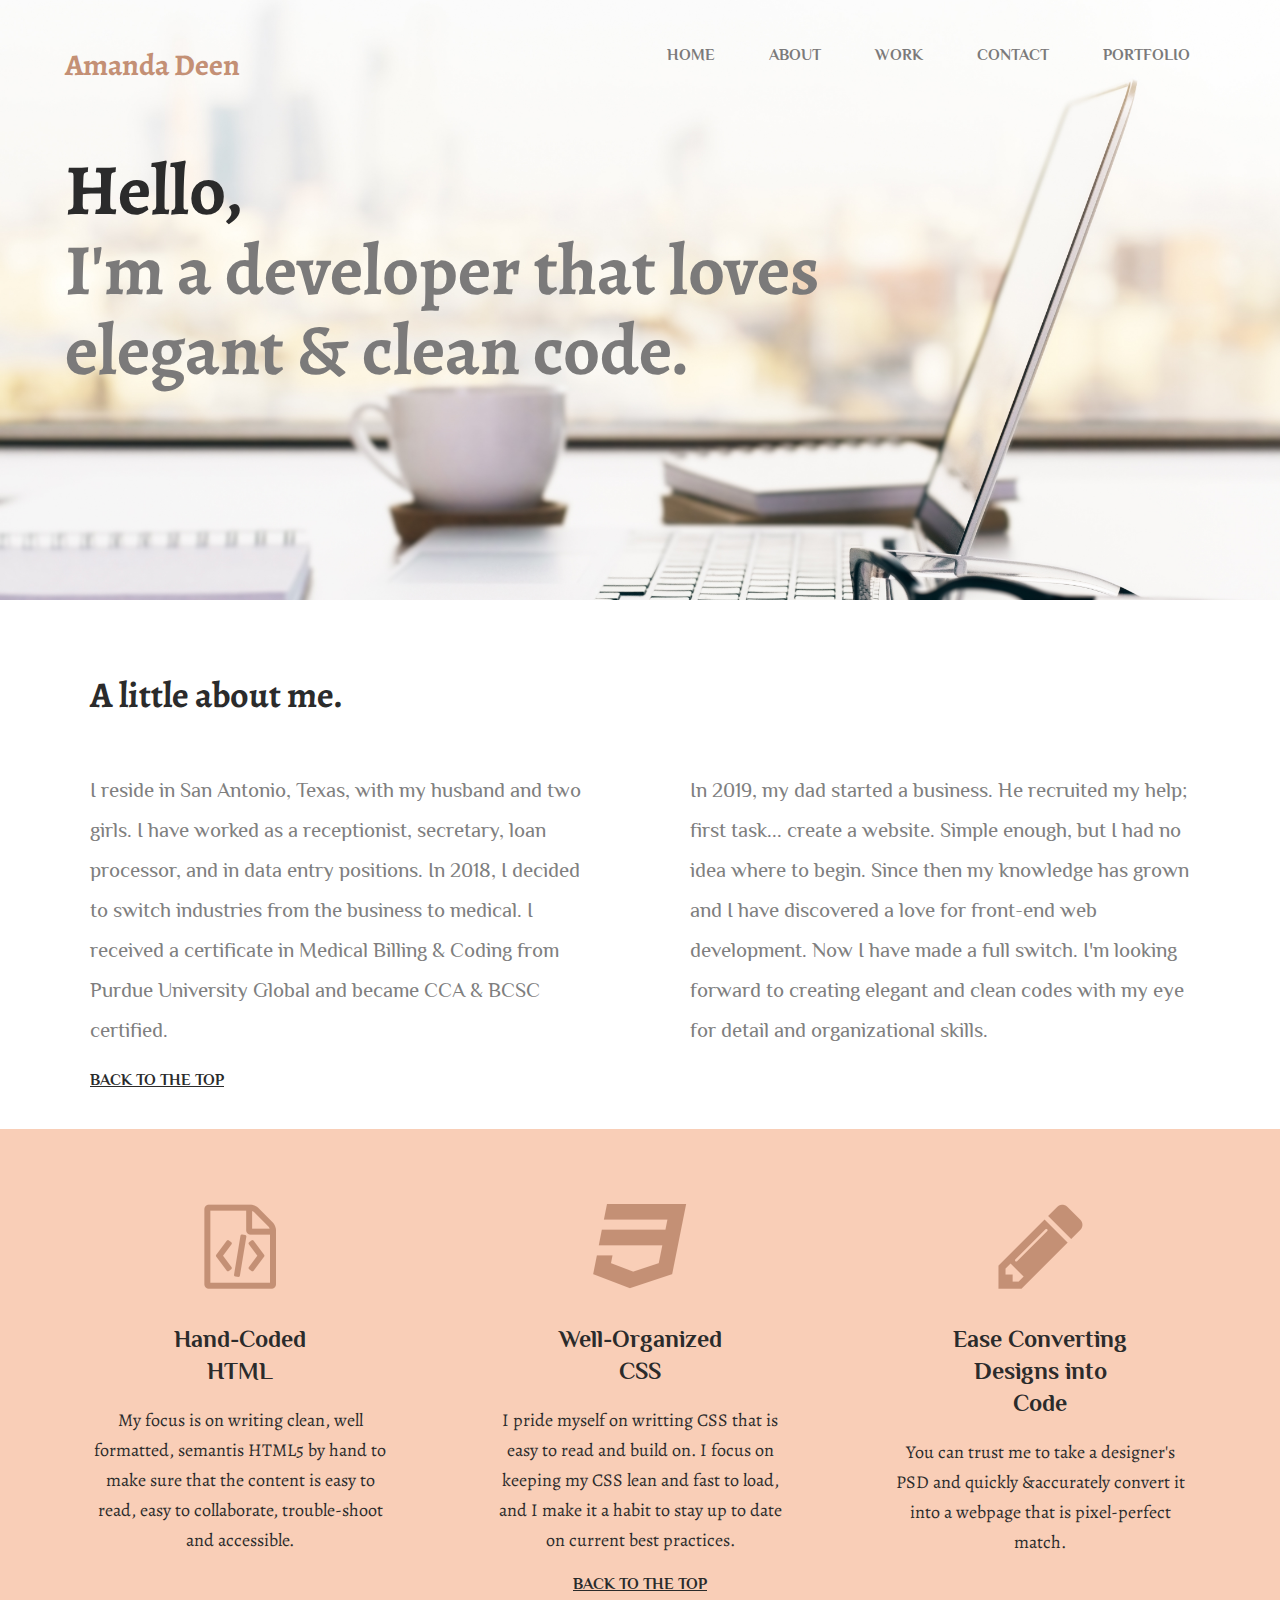
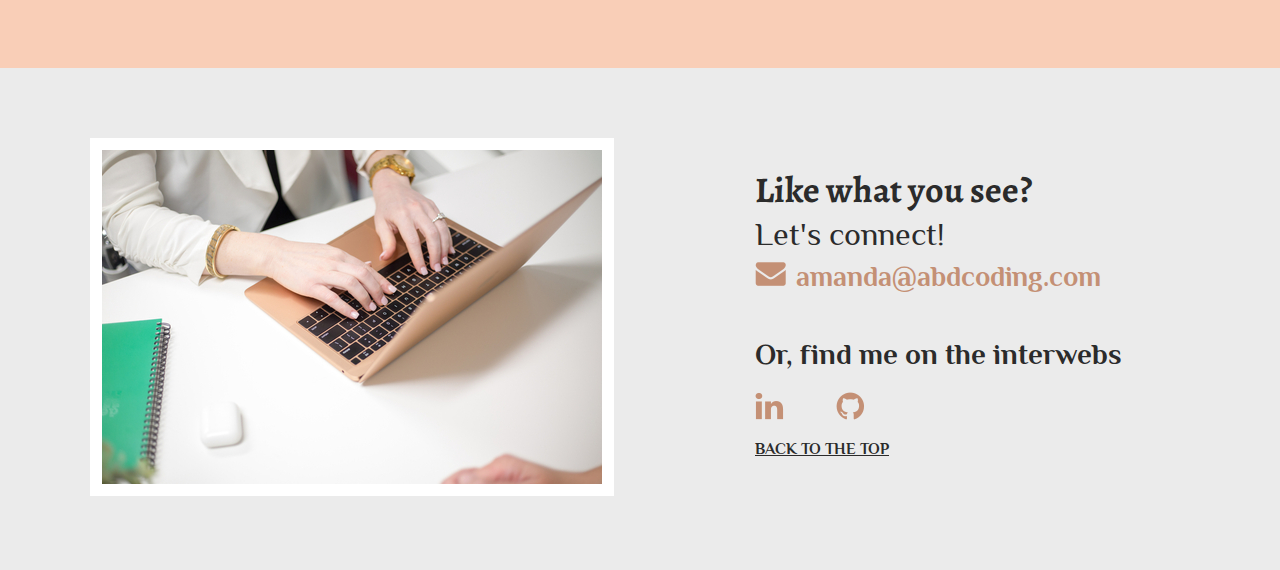
<file: index.html>
<!doctype html>
<html lang="en">
    <head>
        <meta charset="utf-8">
        <title>ABD Coding | Home</title>

        <!--CSS Links-->
        <link rel="stylesheet" href="css/normalize.css">
        <link rel="stylesheet" href="css/main.css">

        <!--Base Font-->
        <link rel="preconnect" href="https://fonts.googleapis.com">
        <link rel="preconnect" href="https://fonts.gstatic.com" crossorigin>
        <link href="https://fonts.googleapis.com/css2?family=Philosopher&display=swap" rel="stylesheet">

        <!--Body Font-->
        <link rel="preconnect" href="https://fonts.googleapis.com">
        <link rel="preconnect" href="https://fonts.gstatic.com" crossorigin>
        <link href="https://fonts.googleapis.com/css2?family=Alegreya:wght@400;700&display=swap" rel="stylesheet">
    </head>

    <body>
      <header>
            <div class="full-width">
                <h1 id="home">Amanda Deen</h1>
                
                <!--Navagation Bar-->
                <nav>
                    <ul>
                        <li><a href='#home'>Home</a></li>
                        <li><a href='#about'>About</a></li>
                        <li><a href='#work'>Work</a></li>
                        <li><a href='#contact'>Contact</a></li>
                        <li><a href='portfolio/index.html'>Portfolio</a></li>
                    </ul>
                </nav>

                <!--Openning sentence-->
                <h2><span>Hello,</span><br> I'm a developer that loves<br> elegant &amp; clean code.</h2>
            </div>
        </header>

        <main>
            <section id='about'>
                <!--About Section-->
                <div class="full-width">
                    <h2>A little about me.</h2>
                    <div class="half-width">
                        <p>I reside in San Antonio, Texas, with my husband and two girls. I have worked as a receptionist, secretary, loan processor, and in data entry positions. In 2018, I decided to switch industries from the business to medical. I received a certificate in Medical Billing &amp; Coding from Purdue University Global and became CCA &amp; BCSC certified.</p>
                    </div>

                    <div class="half-width">
                        <p> In 2019, my dad started a business. He recruited my help; first task... create a website. Simple enough, but I had no idea where to begin. Since then my knowledge has grown and I have discovered a love for front-end web development. Now I have made a full switch. I'm looking forward to creating elegant and clean codes with my eye for detail and organizational skills.</p>
                    </div>
                    <div class="top">
                        <a href='#home'>Back to the Top</a>
                    </div> 
                </div>             
            </section>

            <section id="work">
                <!--Work Section-->
                <div class="full-width">
                    <div class="third-width">
                        <!--HTML Section-->
                        <img src="img/html-icon.png" alt="HTML Icon">
                        <h3>Hand-Coded HTML</h3>
                        <p>My focus is on writing clean, well formatted, semantis HTML5 by hand to make sure that the content is easy to read, easy to collaborate, trouble-shoot and accessible.</p>
                    </div>

                    <div class="third-width">
                        <!--CSS Section-->
                        <img src="img/css-icon.png" alt="CSS Icon">
                        <h3>Well-Organized CSS</h3>
                        <p>I pride myself on writting CSS that is easy to read and build on. I focus on keeping my CSS lean and fast to load, and I make it a habit to stay up to date on current best practices.</p>
                    </div>

                    <div class="third-width">
                        <!--Converting Design Section-->
                        <img src="img/pencil-icon.png" alt="Pencil Icon">
                        <h3>Ease Converting Designs into Code</h3>
                        <p>You can trust me to take a designer's PSD and quickly &accurately convert it into a webpage that is pixel-perfect match.</p>
                    </div>
                    <div class="top">
                        <a href='#home'>Back to the Top</a>
                    </div> 
                </div>
            </section>

            <footer id="contact">
                <!--Footer Section-->
                <div class="full-width">
                    <div class="half-width">
                        <img id="contact-img" src="img/contact_img_small.jpg" alt="Contact Image">
                    </div>

                    <div class="half-width">
                        <h2>Like what you see?</h2>

                        <h3 id="email-header">Let's connect!</h3>

                        <!--Email Address-->
                        <a id="email" href="mailto:amanda@abdcoding.com" target="_blank"><img id="envelope" src="img/envelope.png" alt="Envelope">amanda@abdcoding.com</a>

                        <h3 id="socialmedia-header">Or, find me on the interwebs</h3>

                        <ul>
                            <!--Social Media Links-->
                            <!-- (Removing Social Links until they apply)
                            <li><a href="https://twitter.com/?msclkid=d7e3ab59c2b411ec9788823dc6a05401" target="_blank"><img src="img/twitter.png" alt="Twitter Link"></a></li>
                        
                            <li><a href="https://www.tumblr.com/explore/trending?source=homepage_explore" target="_blank"><img src="img/tumblr.png" alt="Tumblr Link"></a></li>

                            <li><a href="https://www.instagram.com/?msclkid=ee2e53d8c2b311ec9415964c4be13325" target="_blank"><img src="img/instagram.png" alt="Instagram Link"></a></li>
                            -->

                            <li><a href="https://www.linkedin.com/in/amanda-deen-505b32128/" target="_blank"><img src="img/linkedin.png" alt="LinkedIn Link"></a></li>

                            <li><a href="https://github.com/?msclkid=1c3565fec2b411ec9a68a7967f088f99" target="_blank"><img src="img/github.png" alt="Github Link"></a></li>
                        </ul>
                        <div class="top">
                            <a href='#home'>Back to the Top</a>
                        </div> 
                    </div>
                </div>
            </footer>
        </main>
    </body>
</html>
</file>
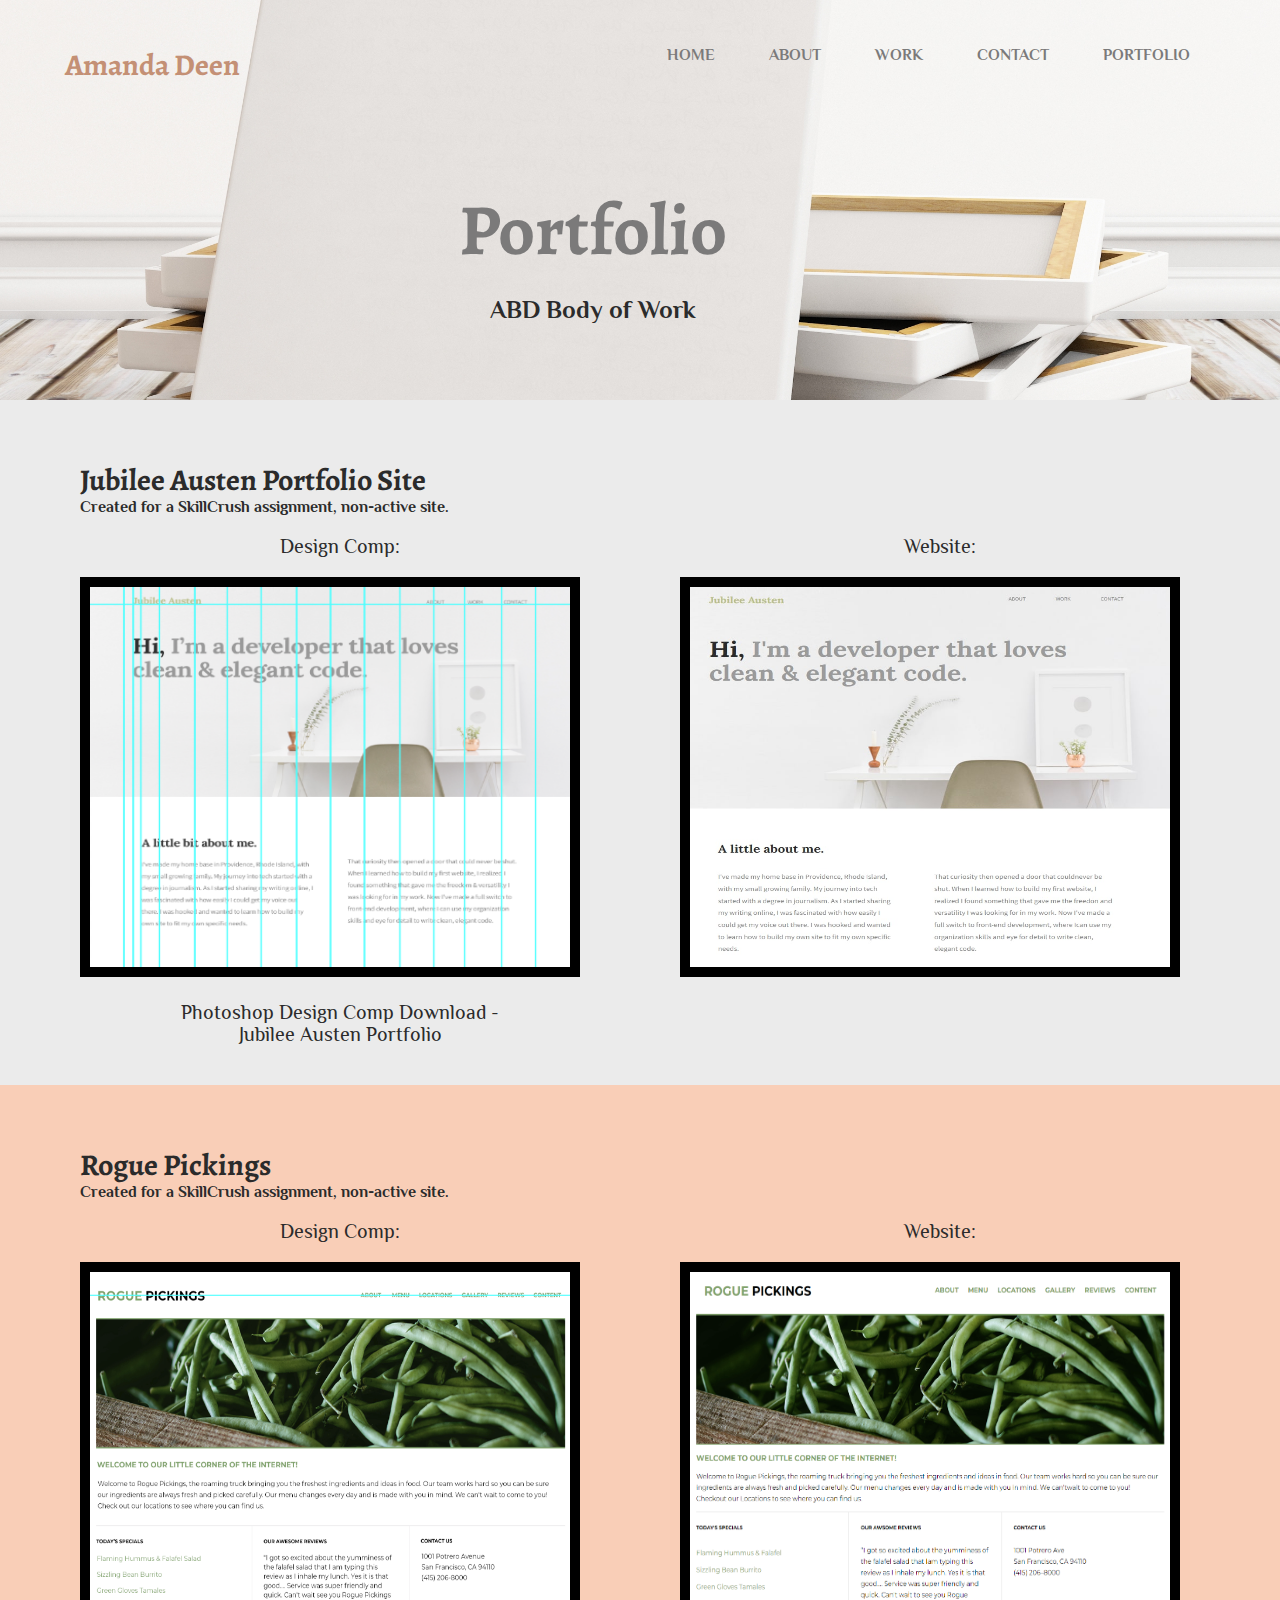
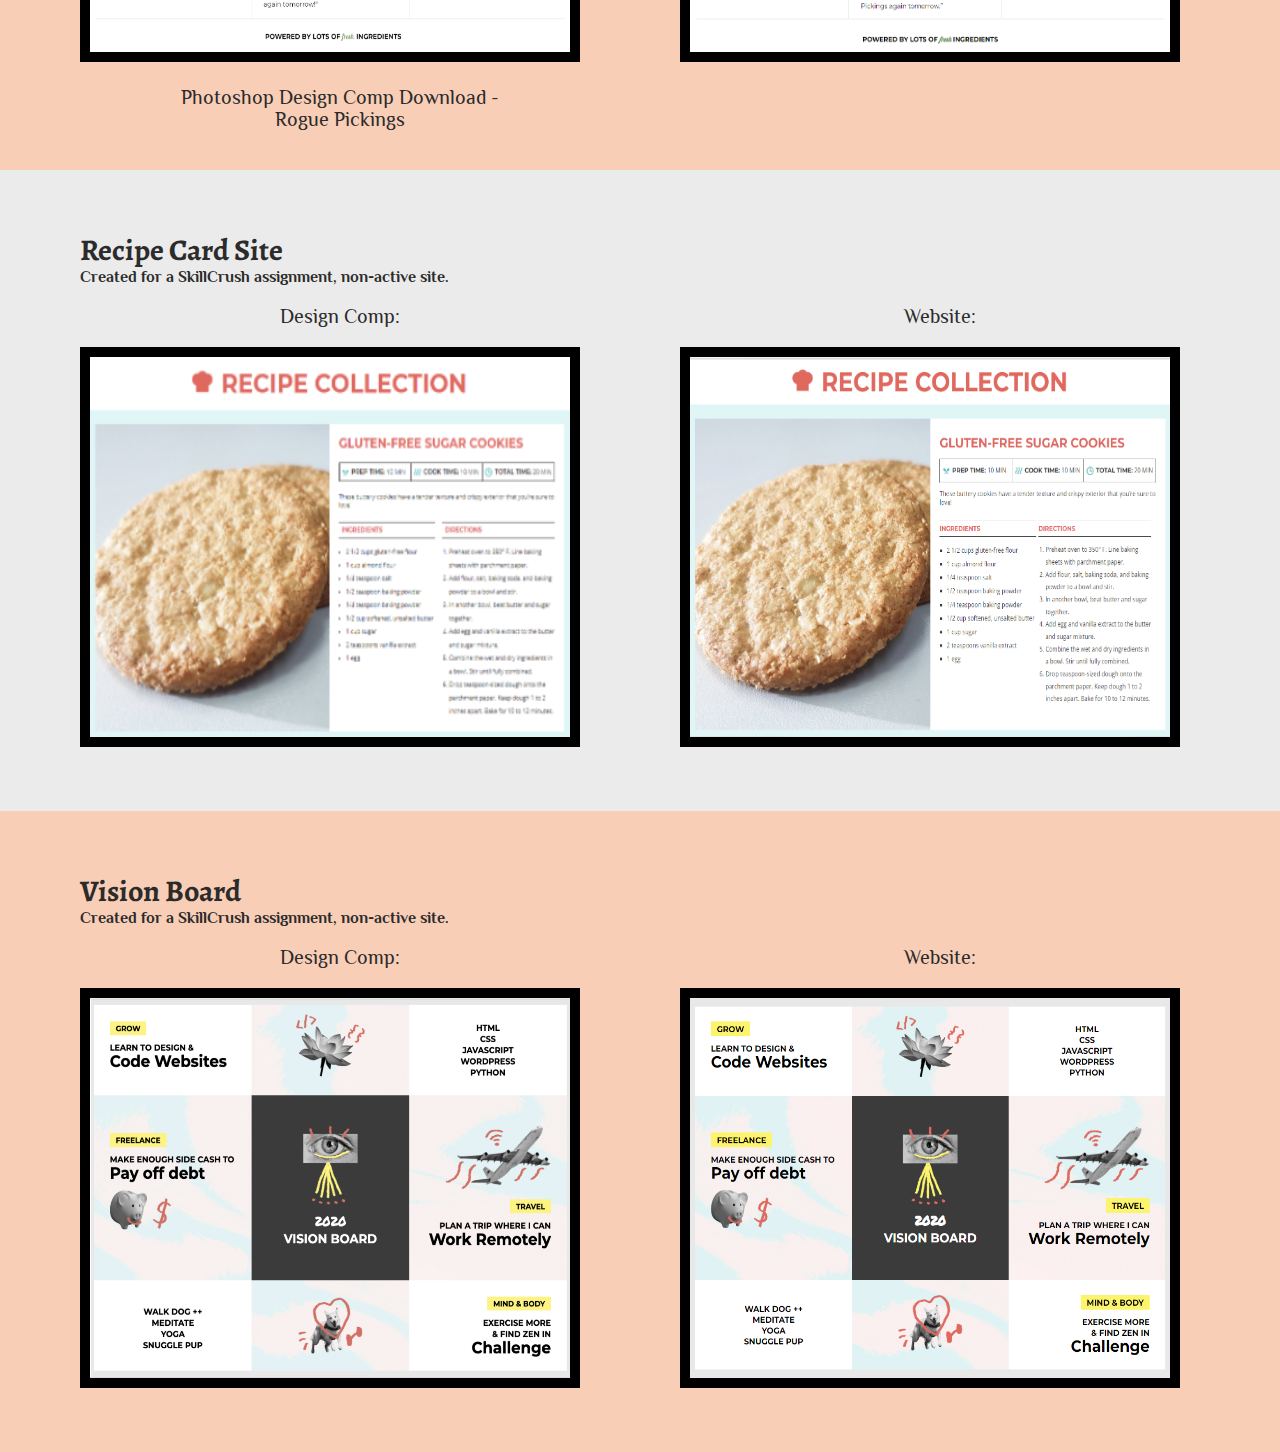
<file: portfolio/index.html>
<!doctype html>
<html lang="en">
    <head>
        <meta charset="utf-8">
        <title>ABD Coding | Portfolio</title>
    
        <!--CSS Links-->
        <link rel="stylesheet" href="css/normalize.css">
        <link rel="stylesheet" href="css/main.css">
    
        <!--Base Font-->
        <link rel="preconnect" href="https://fonts.googleapis.com">
        <link rel="preconnect" href="https://fonts.gstatic.com" crossorigin>
        <link href="https://fonts.googleapis.com/css2?family=Philosopher&display=swap" rel="stylesheet">
    
        <!--Body Font-->
        <link rel="preconnect" href="https://fonts.googleapis.com">
        <link rel="preconnect" href="https://fonts.gstatic.com" crossorigin>
        <link href="https://fonts.googleapis.com/css2?family=Alegreya:wght@400;700&display=swap" rel="stylesheet">
    </head>

    <body>
        <header>
            <div class="full-width">
                <h1 id="home">Amanda Deen</h1>
                <!--Navagation Bar-->
                <nav>
                    <ul>
                        <li><a href='../index.html'>Home</a></li>
                        <li><a href='../index.html #about'>About</a></li>
                        <li><a href='../index.html #work'>Work</a></li>
                        <li><a href='../index.html #contact'>Contact</a></li>
                        <li><a href='#portfolio'>Portfolio</a></li>
                    </ul>
                </nav>
            </div>    

            <!--Page Heading-->
            <h2 id="portfolio">Portfolio</h2>
            <h3>ABD Body of Work</h3>
        </header>

        <main>
            <section id="jubilee-austen">
                <div class="full-width">
                    <h3>Jubilee Austen Portfolio Site</h3>
                    <h4>Created for a SkillCrush assignment, non-active site.</h4>
                    <div class="half-width" class="design-comp">
                        <!--Jubilee Austen Portfolio Site Design Comp Image-->
                        <p>Design Comp:</p>
                        <a href="img/jubilee_austen_porfolio_design_comp_two.png" target="_blank"><img class="design-comp-img" src="img/jubilee_austen_porfolio_design_comp.png" alt="Jubilee Austen Portfolio Design Comp"></a>
                        <div class="download">
                            <a href="img/jubilee-austen-design-comp-file.psd">Photoshop Design Comp Download -<br>Jubilee Austen Portfolio</a>
                        </div>
                    </div>

                    <div class="half-width" class="website">
                        <!--Jubilee Austen Portfolio Site link with screen shot image-->
                        <p>Website:</p>
                        <a href="jubilee_austen_portfolio/index.html" target="_blank"><img class="website-img" src="img/jubilee_austen_porfolio_website.jpg" alt="Jubilee Austen Portfolio Site Image"></a>
                    </div>
                </div>
            </section>

            <section id="rogue-pickings">
                <div class="full-width">
                    <h3>Rogue Pickings</h3>
                    <h4>Created for a SkillCrush assignment, non-active site.</h4>
                    <div class="half-width" class="design-comp">
                        <!--Rogue Pickings Design Comp Image-->
                        <p>Design Comp:</p>
                        <a href="img/rogue_pickings_design_comp.png" target="_blank"><img class="design-comp-img" src="img/rogue_pickings_design_comp.png" alt="Rogue Picking Design Comp"></a>
                        <div class="download">
                            <a href="img/rogue-pickings-design-comp.psd">Photoshop Design Comp Download -<br>Rogue Pickings</a>
                        </div>
                    </div>

                    <div class="half-width" class="website">
                        <!--Rogue Pickings link with screen shot image-->
                        <p>Website:</p>
                        <a href="rogue_pickings_site/index.html" target="_blank"><img class="website-img" src="img/rogue_pickings_website_img.png" alt="Rogue Picking Website Image"></a>
                    </div>
                </div>
            </section>

            <section id="recipe-card">
                <div class="full-width">
                    <h3>Recipe Card Site</h3>
                    <h4>Created for a SkillCrush assignment, non-active site.</h4>
                    <div class="half-width" class="design-comp">
                        <!--Recipe Card Site Design Comp Image-->
                        <p>Design Comp:</p>
                        <a href="img/recipe_cards_design_comp.png" target="_blank"><img class="design-comp-img" src="img/recipe_card_design_comp_image.png" alt="Recipe Card Design Comp"></a>
                    </div>

                    <div class="half-width" class="website">
                        <!--Recipe Card Site link with screen shot image-->
                        <p>Website:</p>
                        <a href="recipe-card/index.html" target="_blank"><img class="website-img" src="img/recipe_card_site_image.png" alt="Recipe Card Site Image"></a>
                    </div>
                </div>
            </section>
            
            <section id="vision-board">
                <div class="full-width">
                    <h3>Vision Board</h3>
                    <h4>Created for a SkillCrush assignment, non-active site.</h4>
                    <div class="half-width" class="design-comp">
                        <!--Vision Board Design Comp Image-->
                        <p>Design Comp:</p>
                        <a href="img/visionboard-design-comp.pdf" target="_blank"><img class="design-comp-img" src="img/vision-board-design-comp-image.png" alt="Vision Board Design Comp"></a>
                    </div>

                    <div class="half-width" class="website">
                        <!--Vision Board link with screen shot image-->
                        <p>Website:</p>
                        <a href="vision_board/index.html" target="_blank"><img class="website-img" src="img/vision-board-site.png" alt="Vivion Board Site Image"></a>
                    </div>
                </div>
            </section>
        </main>
    </body>
</html>
</file>
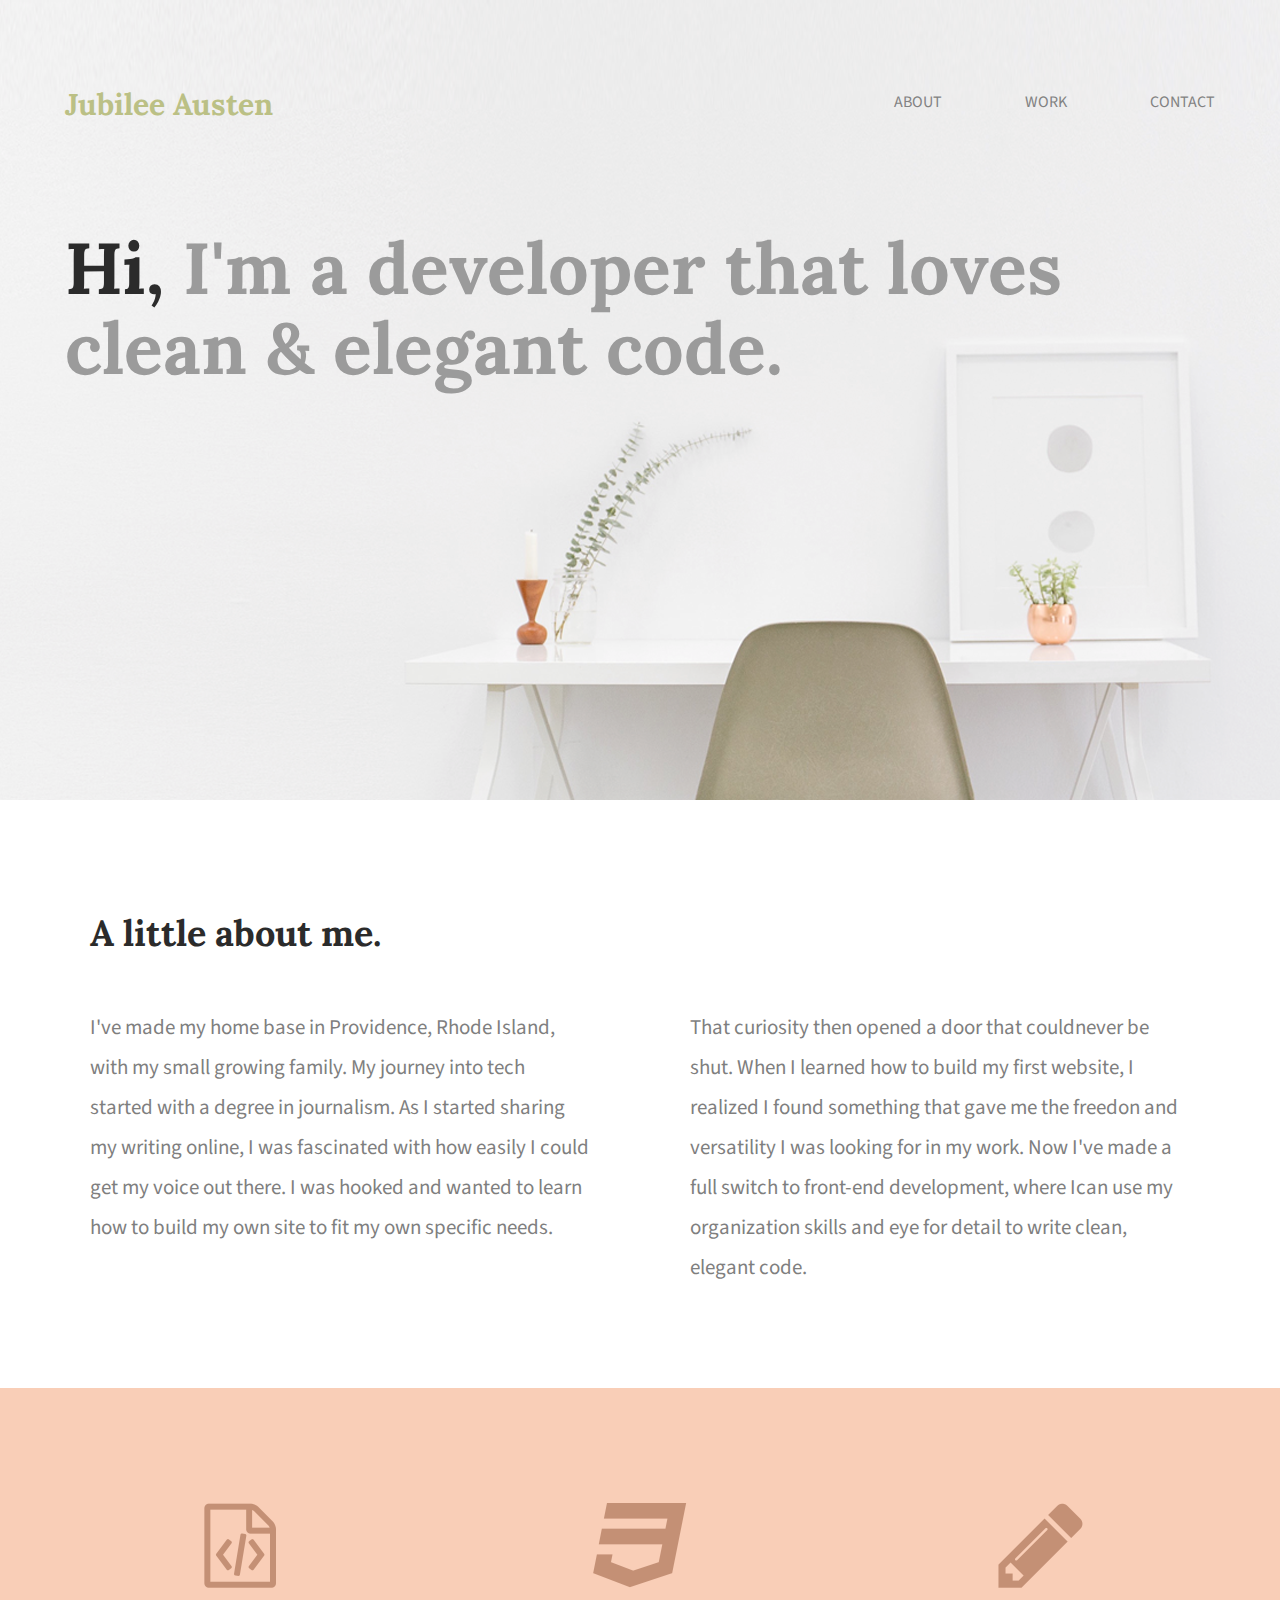
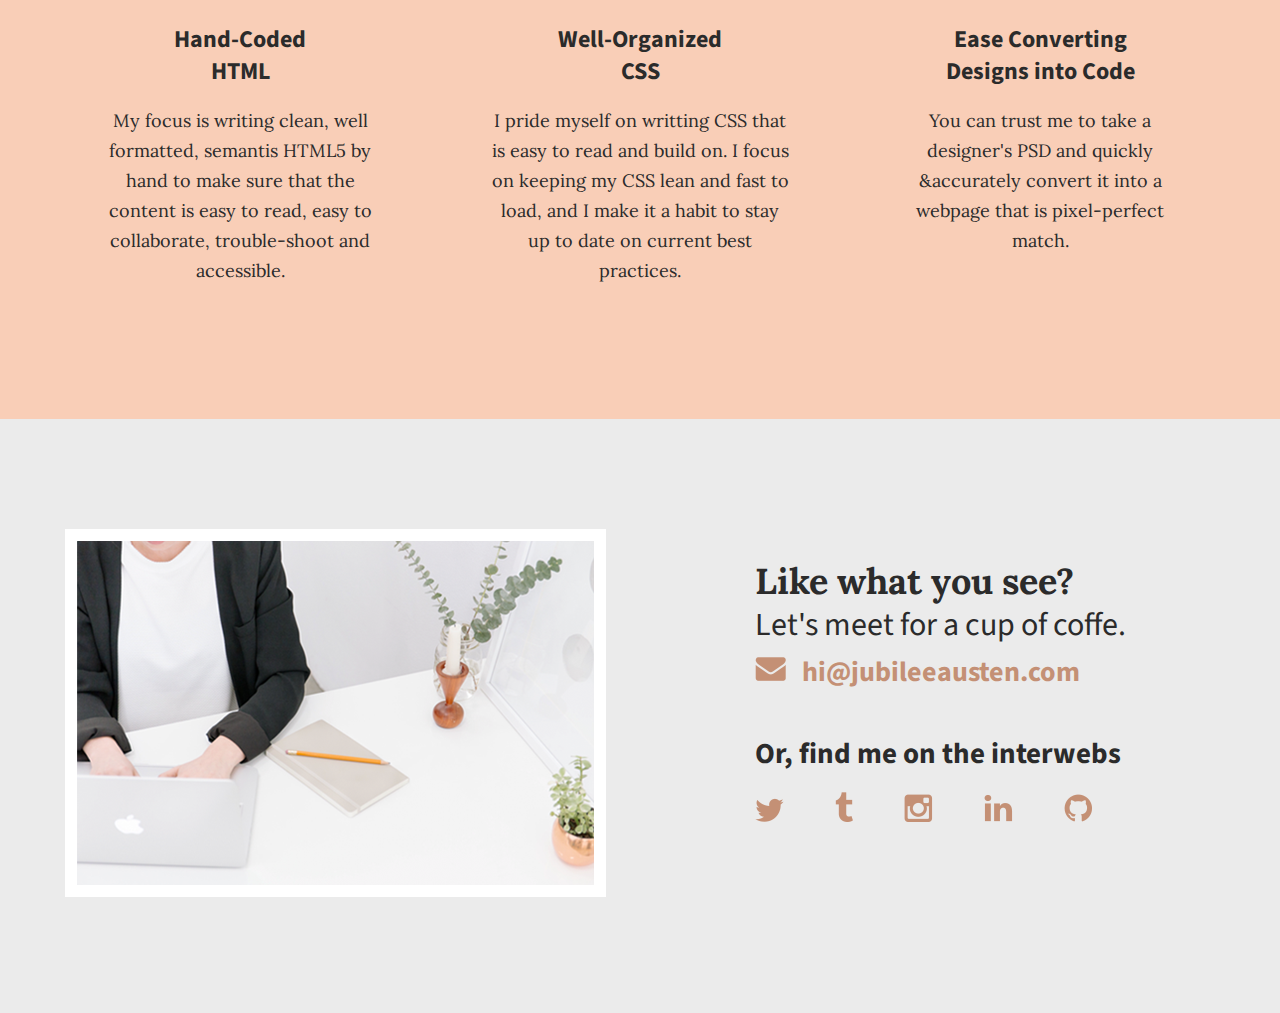
<file: portfolio/jubilee_austen_portfolio/index.html>
<!doctype html>
<html lang="en">
    <head>
        <meta charset="utf-8">
        <title>Jubilee Austen | Portfolio</title>

        <!--CSS Links-->
        <link rel="stylesheet" href="css/normalize.css">
        <link rel="stylesheet" href="css/main.css">

        <!--Base Font-->
        <link href='https://fonts.googleapis.com/css?family=Source+Sans+Pro:400,700' rel='stylesheet' type='text/css'>
        <link rel="preconnect" href="https://fonts.googleapis.com">

        <!--Body Font-->
        <link rel="preconnect" href="https://fonts.gstatic.com" crossorigin>
        <link href="https://fonts.googleapis.com/css2?family=Lora:wght@400;700&display=swap" rel="stylesheet">
        <link href="https://fonts.googleapis.com/css?family=Lora:400,700" rel="stylesheet" type="text/css">
    </head>

    <body>
      <header>
            <div class="full-width">
                <div class="half-width">
                    <h1>Jubilee Austen</h1>
                </div>

                <div class="half-width">
                    <!--Navagation Bar-->
                    <nav>
                        <ul>
                            <li><a href='#about'>About</a></li>
                            <li><a href='#work'>Work</a></li>
                            <li><a href='#contact'>Contact</a></li>
                        </ul>
                    </nav>
                </div>

                <!--Openning sentence-->
                <h2><span>Hi,</span> I'm a developer that loves clean &amp; elegant code.</h2>
            </div>
        </header>

        <main>
            <section id='about'>
                <!--About Section-->
                <div class="full-width">
                    <h2>A little about me.</h2>
                    <div class="half-width">
                        <p>I've made my home base in Providence, Rhode Island, with my small growing family. My journey into tech started with a degree in journalism. As I started sharing my writing online, I was fascinated with how easily I could get my voice out there. I was hooked and wanted to learn how to build my own site to fit my own specific needs.</p>
                    </div>

                    <div class="half-width">
                        <p>That curiosity then opened a door that couldnever be shut. When I learned how to build my first website, I realized I found something that gave me the freedon and versatility I was looking for in my work. Now I've made a full switch to front-end development, where Ican use my organization skills and eye for detail to write clean, elegant code.</p>
                    </div>
                </div>
            </section>

            <section id="work">
                <!--Work Section-->
                <div class="full-width">
                    <div class="third-width">
                        <!--HTML Section-->
                        <img src="img/html-icon.png" alt="HTML Icon">
                        <h3>Hand-Coded HTML</h3>
                        <p>My focus is writing clean, well formatted, semantis HTML5 by hand to make sure that the content is easy to read, easy to collaborate, trouble-shoot and accessible.</p>
                    </div>

                    <div class="third-width">
                        <!--CSS Section-->
                        <img src="img/css-icon.png" alt="CSS Icon">
                        <h3>Well-Organized CSS</h3>
                        <p>I pride myself on writting CSS that is easy to read and build on. I focus on keeping my CSS lean and fast to load, and I make it a habit to stay up to date on current best practices.</p>
                    </div>

                    <div class="third-width">
                        <!--Converting Design Section-->
                        <img src="img/pencil-icon.png" alt="Pencil Icon">
                        <h3>Ease Converting Designs into Code</h3>
                        <p>You can trust me to take a designer's PSD and quickly &accurately convert it into a webpage that is pixel-perfect match.</p>
                    </div>
                </div>
            </section>

            <footer id="contact">
                <!--Footer Section-->
                <div class="full-width">
                    <div class="half-width">
                        <img id="contact-img" src="img/contact-image.png" alt="Contact Image">
                    </div>

                    <div class="half-width">
                        <h2>Like what you see?</h2>

                        <h3 id="email-header">Let's meet for a cup of coffe.</h3>

                        <!--Email Address-->
                        <a href="mailto:hi@jubileeausten.com" target="_blank"><img id="envelope" src="img/envelope.png" alt="Envelope"> hi@jubileeausten.com</a>

                        <h3 id="socialmedia-header">Or, find me on the interwebs</h3>

                        <ul>
                            <!--Social Media Links-->
                            <li><a href="https://twitter.com/?msclkid=d7e3ab59c2b411ec9788823dc6a05401" target="_blank"><img src="img/twitter.png" alt="Twitter Link"></a></li>
                        
                            <li><a href="https://www.tumblr.com/explore/trending?source=homepage_explore" target="_blank"><img src="img/tumblr.png" alt="Tumblr Link"></a></li>

                            <li><a href="https://www.instagram.com/?msclkid=ee2e53d8c2b311ec9415964c4be13325" target="_blank"><img src="img/instagram.png" alt="Instagram Link"></a></li>

                            <li><a href="https://www.linkedin.com/in/amanda-deen-505b32128/" target="_blank"><img src="img/linkedin.png" alt="LinkedIn Link"></a></li>

                            <li><a href="https://github.com/?msclkid=1c3565fec2b411ec9a68a7967f088f99" target="_blank"><img src="img/github.png" alt="Github Link"></a></li>
                        </ul>
                    </div>
                </div>
            </footer>
        </main>
    </body>
</html>
</file>
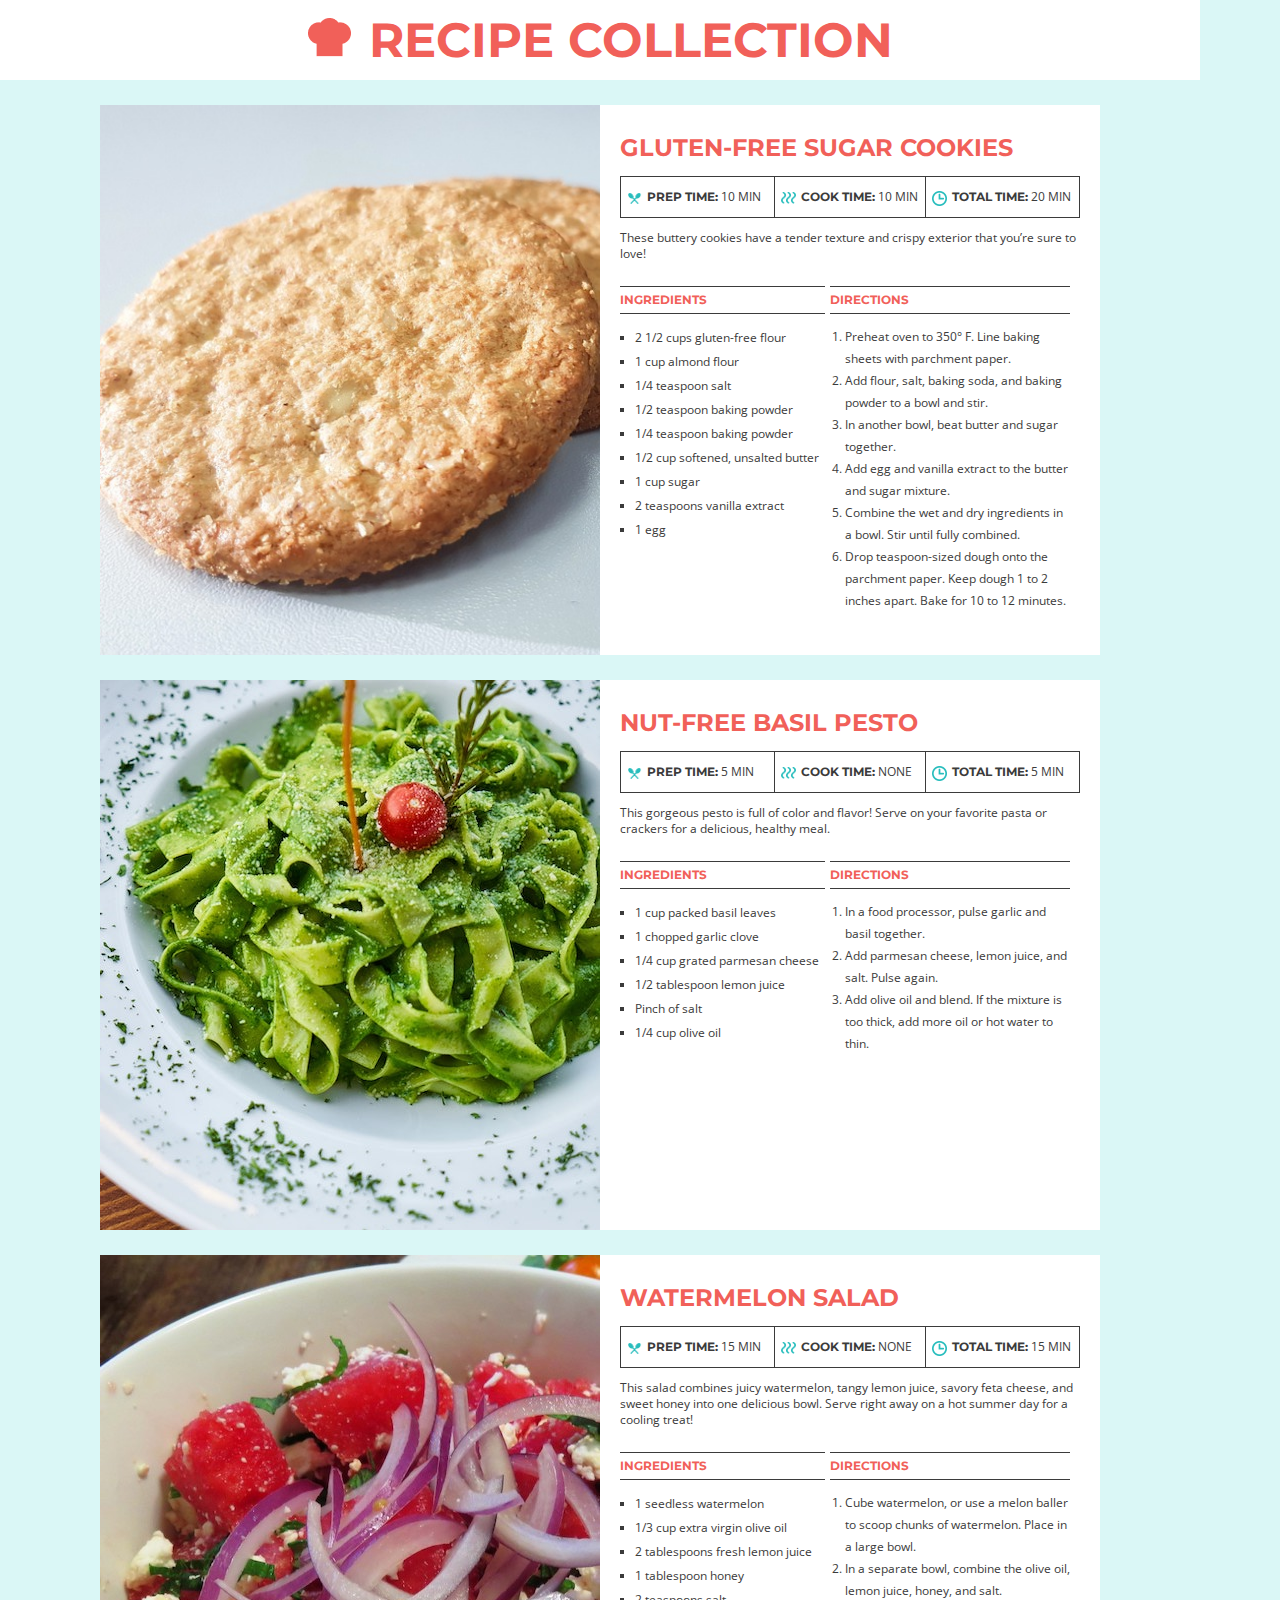
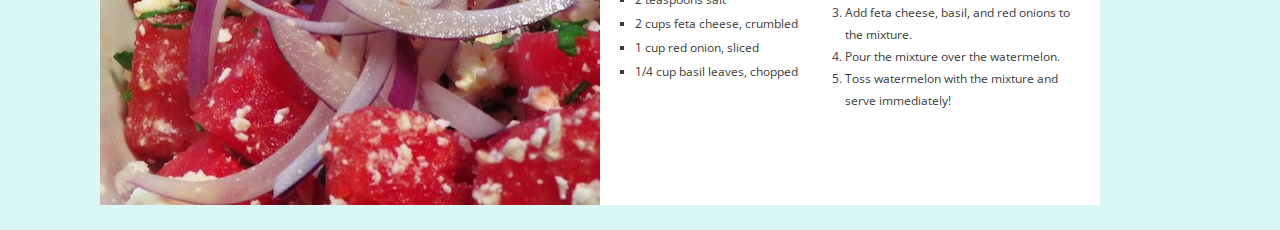
<file: portfolio/recipe-card/index.html>
<!doctype html>
<html lang="en">

    <head>
        <meta charset="utf-8">
        <title>Recipe Cards Project</title>
        <!--CSS Links-->
        <link rel="stylesheet" href="css/normalize.css">
        <link rel="stylesheet" href="css/style.css">

        <!--Base Font-->
        <link rel="preconnect" href="https://fonts.googleapis.com">
        <link rel="preconnect" href="https://fonts.gstatic.com" crossorigin>
        <link href="https://fonts.googleapis.com/css?family=Montserrat:700%7COpen+Sans&display=swap" rel="stylesheet">
    </head>

    <body>
        <header>
            <img src="img/chef-hat.png" alt="chef hat">
            <h1>Recipe Collection</h1>
        </header>
        <main>
            <article id="cookies" class="card">
                <div class="image"></div>
                <div class="recipe">
                    <h2>Gluten-Free Sugar Cookies</h2>
                    <div class="time">
                        <div class="prep">
                            <img src="img/spoons.png" alt="prep time"><p class="time-details"><strong>Prep Time:</strong> 10 Min</p>
                        </div>
                        <div class="cook">
                            <img src="img/steam.png" alt="cook time"><p class="time-details"><strong>Cook Time:</strong> 10 Min</p>
                        </div>
                        <div class="total">
                            <img src="img/clock.png" alt="total time"><p class="time-details"><strong>Total Time:</strong> 20 Min</p>
                        </div>
                    </div>
                    <p class="description">These buttery cookies have a tender texture and crispy exterior that you’re
                        sure to love!</p>
                    <div class="columns">
                        <section class="ingredients">
                            <h3>Ingredients</h3>
                            <ul>
                                <li>2 1/2 cups gluten-free flour</li>
                                <li>1 cup almond flour</li>
                                <li>1/4 teaspoon salt</li>
                                <li>1/2 teaspoon baking powder</li>
                                <li>1/4 teaspoon baking powder</li>
                                <li>1/2 cup softened, unsalted butter</li>
                                <li>1 cup sugar</li>
                                <li>2 teaspoons vanilla extract</li>
                                <li>1 egg</li>
                            </ul>
                        </section>
                        <section class="directions">
                            <h3>Directions</h3>
                            <ol>
                                <li>Preheat oven to 350&deg; F. Line baking sheets with parchment paper.</li>
                                <li>Add flour, salt, baking soda, and baking powder to a bowl and stir.</li>
                                <li>In another bowl, beat butter and sugar together.</li>
                                <li>Add egg and vanilla extract to the butter and sugar mixture.</li>
                                <li>Combine the wet and dry ingredients in a bowl. Stir until fully combined.</li>
                                <li>Drop teaspoon-sized dough onto the parchment paper. Keep dough 1 to 2 inches apart.
                                    Bake for 10 to 12 minutes.</li>
                            </ol>
                        </section>
                    </div>
                </div>
            </article>
            <article id="pesto" class="card">
                <div class="image"></div>
                <div class="recipe">
                    <h2>Nut-Free Basil Pesto</h2>
                    <div class="time">
                        <div class="prep">
                            <img src="img/spoons.png" alt="prep time"><p class="time-details"><strong>Prep Time:</strong> 5 Min</p>
                        </div>
                        <div class="cook">
                            <img src="img/steam.png" alt="cook time"><p class="time-details"><strong>Cook Time:</strong> None</p>
                        </div>
                        <div class="total">
                            <img src="img/clock.png" alt="total time"><p class="time-details"><strong>Total Time:</strong> 5 Min</p>
                        </div>
                    </div>
                    <p class="description">This gorgeous pesto is full of color and flavor! Serve on your favorite pasta
                        or crackers for a delicious, healthy meal.</p>
                    <div class="columns">
                        <section class="ingredients">
                            <h3>Ingredients</h3>
                            <ul>
                                <li>1 cup packed basil leaves</li>
                                <li>1 chopped garlic clove</li>
                                <li>1/4 cup grated parmesan cheese</li>
                                <li>1/2 tablespoon lemon juice</li>
                                <li>Pinch of salt</li>
                                <li>1/4 cup olive oil</li>
                            </ul>
                        </section>
                        <section class="directions">
                            <h3>Directions</h3>
                            <ol>
                                <li>In a food processor, pulse garlic and basil together.</li>
                                <li>Add parmesan cheese, lemon juice, and salt. Pulse again.</li>
                                <li>Add olive oil and blend. If the mixture is too thick, add more oil or hot water to
                                    thin.</li>
                            </ol>
                        </section>
                    </div>
                </div>
            </article>
            <article id="salad" class="card">
                <div class="image"></div>
                <div class="recipe">
                    <h2>Watermelon Salad</h2>
                    <div class="time">
                        <div class="prep">
                            <img src="img/spoons.png" alt="prep time"><p class="time-details"><strong>Prep Time:</strong> 15 Min</p>
                        </div>
                        <div class="cook">
                            <img src="img/steam.png" alt="cook time"><p class="time-details"><strong>Cook Time:</strong> None</p>
                        </div>
                        <div class="total">
                            <img src="img/clock.png" alt="total time"><p class="time-details"><strong>Total Time:</strong> 15 Min</p>
                        </div>
                    </div>
                    <p class="description">This salad combines juicy watermelon, tangy lemon juice, savory feta cheese,
                        and sweet honey into one delicious bowl. Serve right away on a hot summer day for a cooling
                        treat!</p>
                    <div class="columns">
                        <section class="ingredients">
                            <h3>Ingredients</h3>
                            <ul>
                                <li>1 seedless watermelon</li>
                                <li>1/3 cup extra virgin olive oil</li>
                                <li>2 tablespoons fresh lemon juice</li>
                                <li>1 tablespoon honey</li>
                                <li>2 teaspoons salt</li>
                                <li>2 cups feta cheese, crumbled</li>
                                <li>1 cup red onion, sliced</li>
                                <li>1/4 cup basil leaves, chopped</li>
                            </ul>
                        </section>
                        <section class="directions">
                            <h3>Directions</h3>
                            <ol>
                                <li>Cube watermelon, or use a melon baller to scoop chunks of watermelon. Place in a
                                    large bowl.</li>
                                <li>In a separate bowl, combine the olive oil, lemon juice, honey, and salt.</li>
                                <li>Add feta cheese, basil, and red onions to the mixture.</li>
                                <li>Pour the mixture over the watermelon.</li>
                                <li>Toss watermelon with the mixture and serve immediately!</li>
                            </ol>
                        </section>
                    </div>
                </div>
            </article>
        </main>
    </body>

</html>
</file>
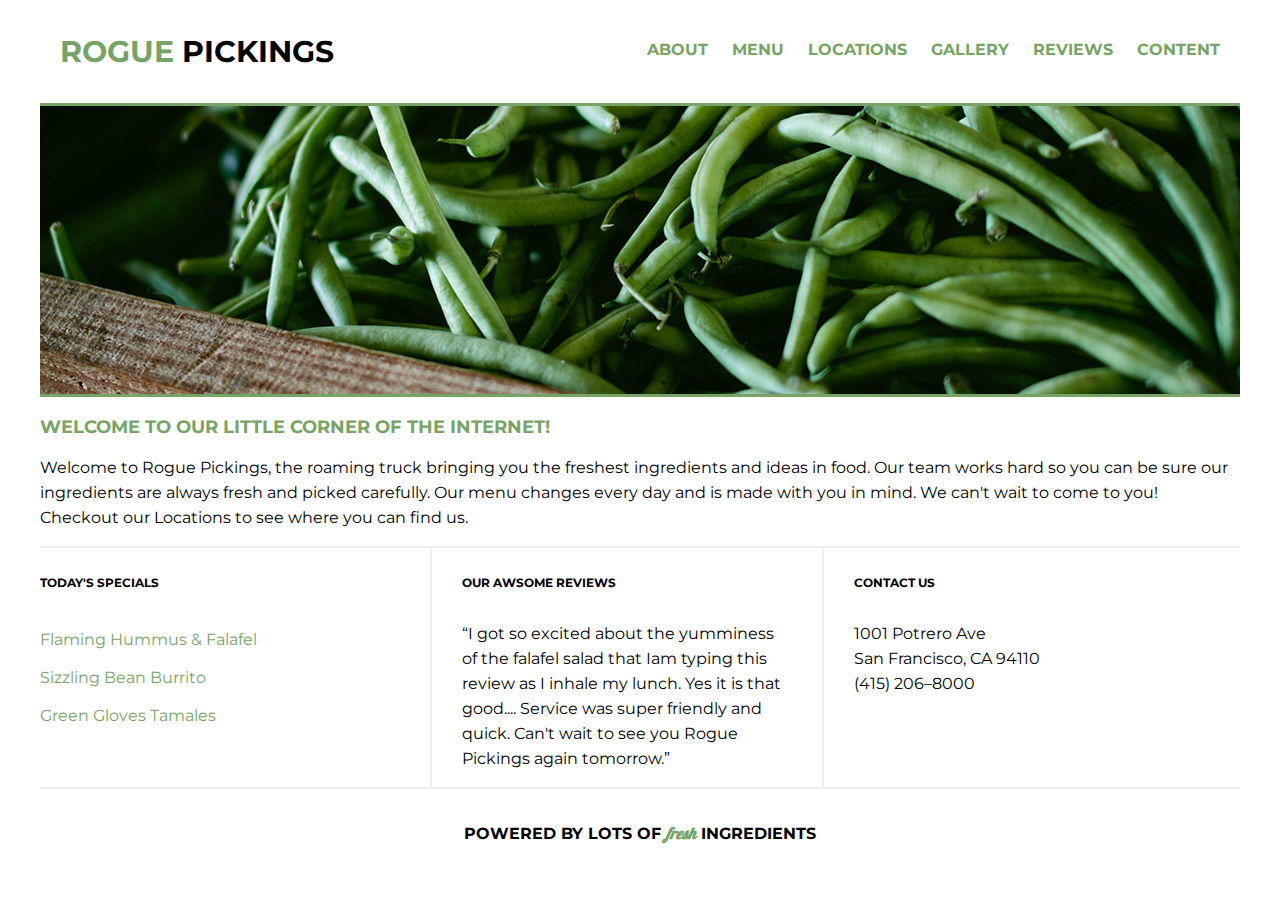
<file: portfolio/rogue_pickings_site/index.html>
<!doctype html>
<html lang="en">
    <head>
        <meta charset="utf-8">
        <title>Rogue Pickings</title>

        <!--CSS Links-->
        <link rel="stylesheet" href="css/normalize.css">
        <link rel="stylesheet" href="css/main.css">

        <!--Base Font-->
        <!--Montserrat-->
        <link rel="preconnect" href="https://fonts.googleapis.com">
        <link rel="preconnect" href="https://fonts.gstatic.com" crossorigin>
        <link href="https://fonts.googleapis.com/css2?family=Montserrat:wght@400;700&display=swap" rel="stylesheet">
        <!--Galada-->
        <link rel="preconnect" href="https://fonts.googleapis.com">
        <link rel="preconnect" href="https://fonts.gstatic.com" crossorigin>
        <link href="https://fonts.googleapis.com/css2?family=Galada&family=Montserrat:wght@400;700&display=swap" rel="stylesheet">

    </head>
    <body>
        <header>
            <div class="full-width">
                <h1><span>Rogue</span> Pickings</h1>
            
                <!--Navagation Bar-->
                <nav>
                    <ul>
                        <li><a href='#about'>About</a></li>
                        <li><a href='#menu'>Menu</a></li>
                        <li><a href='#locations'>Locations</a></li>
                        <li><a href='gallery'>Gallery</a></li>
                        <li><a href='#reviews'>Reviews</a></li>
                        <li><a href='#content'>Content</a></li>
                    </ul>
                </nav>
            </div>
        </header>

        <main>
            <!--Openning-->
            <div class="full-width">
                <img src="img/green_beans.png" alt="Green Beans">   
                <h2>Welcome to our little corner of the internet!</h2>
                <p>Welcome to Rogue Pickings, the roaming truck bringing you the freshest ingredients and ideas in food. Our team works hard so you can be sure our ingredients are always fresh and picked carefully. Our menu changes every day and is made with you in mind. We can't wait to come to you! <br>Checkout our Locations to see where you can find us.</p>
            </div>
        
            <div class="full-width" id="info">
                <!--Today's Specials-->
                <section class="third-width" id="section-one">
                    <h3>Today's Specials</h3>
                    <ul>
                        <li>Flaming Hummus &#38; Falafel</li>
                        <li>Sizzling Bean Burrito</li>
                        <li>Green Gloves Tamales</li>
                    </ul>
                </section>
            
                <!--Reviews-->
                <Section class="third-width" id="section-two">
                    <h3>Our Awsome Reviews</h3>
                    <p>&#8220;I got so excited about the yumminess of the falafel salad that Iam typing this review as I inhale my lunch. Yes it is that good.... Service was super friendly and quick. Can&#39;t wait to see you Rogue Pickings again tomorrow.&#8221;</p>
                </section>

                <!--Contact Info-->
                <section class="third-width" id="section-three">
                    <h3>Contact Us</h3>
                    <p>1001 Potrero Ave<br> San Francisco, CA 94110<br>(415) 206&#8211;8000</p>
                </section>
            </div>
        </main>

        <!--Footer-->
        <footer>
            <div class="full-width">
                <h2>Powered by lots of <span>fresh</span> ingredients</h2>
            </div>
        </footer>
    </body>
</html>
</file>
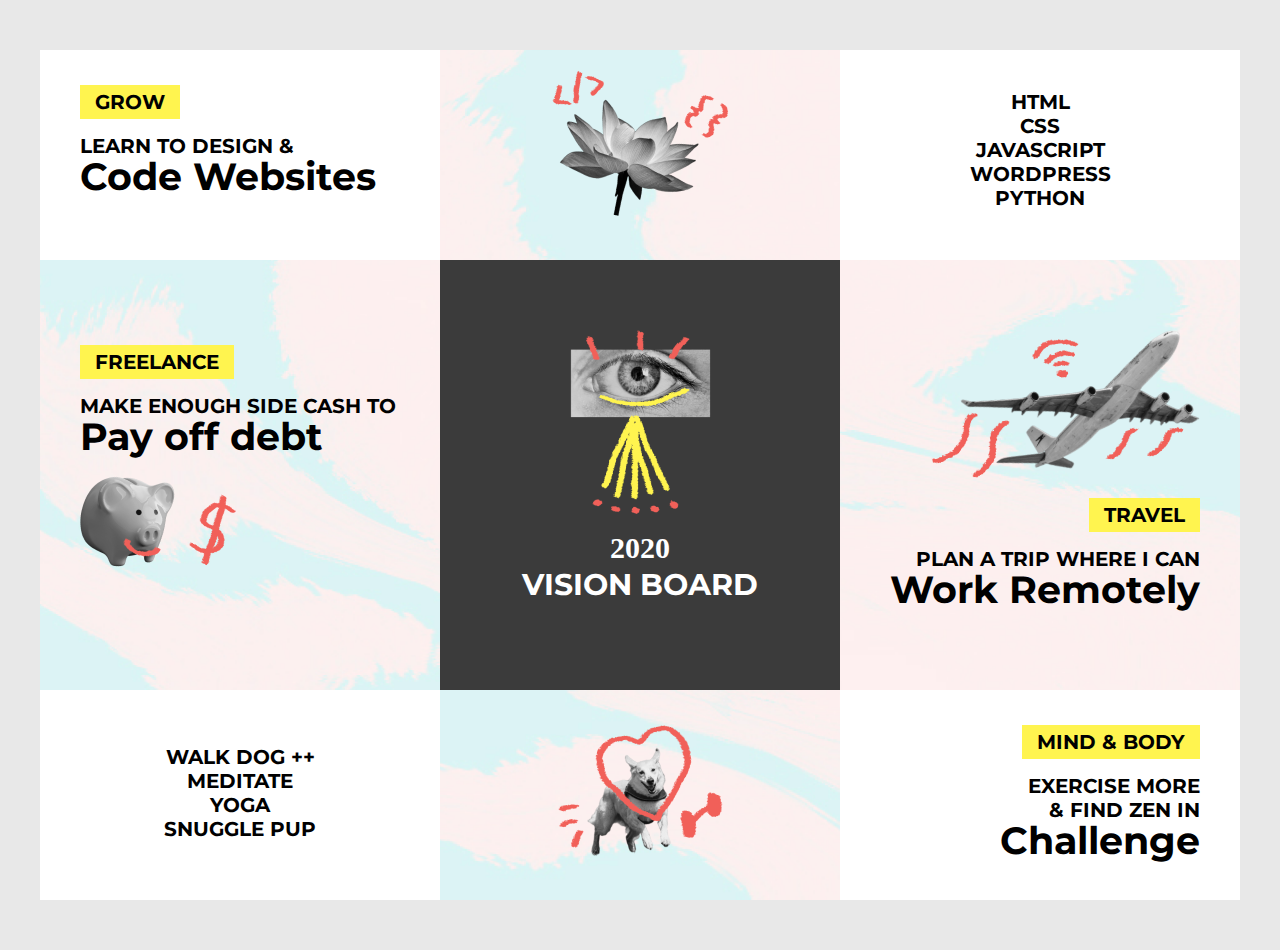
<file: portfolio/vision_board/index.html>
<!doctype html>
<html lang="en">
	<head>
		<meta charset="utf-8">
    	<title>Vision Board Project</title>

		<!--CSS Links-->
		<link rel="stylesheet" href="css/normalize.css">
		<link rel="stylesheet" href="css/main.css">

		<!--Base Font-->
		<link rel="preconnect" href="https://fonts.googleapis.com">
		<link rel="preconnect" href="https://fonts.gstatic.com" crossorigin>
		<link href="https://fonts.googleapis.com/css2?family=Montserrat:wght@700&family=Permanent+Marker&display=swap" rel="stylesheet">
	
	</head>
	<body>
		<div id="vision-board">
			<!--Block One-->
			<div class="block light-bg left-align small-block">
				<p><span class="hightlight">Grow</span></p>
				<p>Learn to design &#38;<br><strong>Code Websites</strong></p>
			</div>

			<!--Block Two-->
			<div class="block center-align small-block">
				<!--picture only-->
				<img src="img/flower.png" alt="Flower">
			</div>

			<!--Block Three-->
			<div class="block light-bg center-align small-block">
				<p>HTML<br>CSS<br>JavaScript<br>WordPress<br>Python</p>
			</div>

			<!--Block Four-->
			<div class="block left-align large-block">
				<p><span class="hightlight">Freelance</span></p>
				<p>Make enough side cash to<br><strong>Pay off debt</strong></p>
				<img src="img/piggy.png" alt="Piggy">
			</div>

			<!--Block Five-->
			<div class="block dark-bg center-align large-block">
				<img src="img/eye.png" alt="Eye">
				<h1><span>2020</span><br>Vision Board</h1>
			</div>

			<!--Block Six-->
			<div class="block right-align large-block">
				<img src="img/plane.png" alt="Plane">
				<p><span class="hightlight">Travel<span></span></p>
				<p>Plan a trip where I can<br><strong>Work Remotely</strong></p>
			</div>

			<!--Block Seven-->
			<div class="block light-bg center-align small-block top">
				<p>Walk Dog &#43;&#43;<br>Meditate</br>Yoga<br>Snuggle Pup</p>
			</div>

			<!--Block Eight-->
			<div class="block center-align small-block top">
				<!--picture only-->
				<img src="img/doggo.png" alt="Doggie">
			</div>

			<!--Block Nine-->
			<div class="block light-bg right-align small-block">
				<p><span class="hightlight">Mind &#38; Body</span></p>
				<p>Exercise more<br>&#38; find zen in<br><strong>Challenge</strong></p>
			</div>
		</div>
	</body>
</html>
</file>
<file: css/main.css>
/***** BASE STYLES *****/
body{
font-family: 'Philosopher', sans-serif;
color: #2b2b2b;
}

/***** GRID *****/
.full-width{
    width: 1200px;
    margin: 0 auto;
    overflow: auto;
}
.half-width {
    width: 600px;
    float: left;
}
.third-width{
    width: 400px;
    float: left;
}

/***** HEADER *****/
header{
    height: 600px;
    background: url('../img/computer_pic.jpg');
    background-size: cover;
    background-position: center;
}
header h1{
    font-family: 'Alegreya', serif;
    font-size: 30px;
    color: #c49075;
    padding: 25px 0 25px 25px;
    float: left;
    clear: both;
}
nav {
    text-align: right;
    padding: 30px 0;
    float: right; 
}
nav ul li{
    display: inline-block;
}
nav ul li a{
    text-transform:uppercase;
    font-weight: bold;
    text-decoration: none;
    font-size: 122 px;
    color: #7B7A7A;
    padding-right: 50px; 
}
.top a{
    text-transform:uppercase;
    font-weight: bold;
    font-size: 122 px;
    color: #2b2b2b;
}
header h2{
    font-family: 'Alegreya', serif;
    font-size: 72px;
    line-height: 80px;
    color: #7B7A7A;
    padding: 20px 0 20px 25px;
    width: 1000px;
    clear: both;
}
header h2 span{
    color: #2b2b2b;
}

/***** ABOUT *****/
#about .full-width{
    padding: 40px 0;
}
#about h2{
    font-family:'Alegreya', serif;
    font-size: 36px;
    padding-left: 50px;
}
#about p{
    font-size: 21px;
    color: #7f7f7f;
    line-height: 40px;
    padding-left: 50px;
    padding-right: 50px;
}
#about .top a{
    padding-left: 50px;
}

/***** WORK *****/
#work{
    background: #f9ceb7;
    text-align: center;
}
#work .full-width{
    padding: 75px 0;
}
#work img{
    padding-bottom: 30px;
}
#work h3{
    font-size: 24px;
    line-height: 32px;
    width: 190px;
    margin: 0 auto;
}
#work p{
    font-family: 'Alegreya', serif;
    font-size: 18px;
    line-height: 30px;
    padding: 0 50px;
}

/***** FOOTER *****/
#contact{
    background: #ebebeb;
}
#contact .full-width{
    padding: 70px 0;
}
#contact img#contact-img{
    margin-left: 50px;
    border: 12px solid #ffffff;
}
#contact h2, #contact #email-header, #contact #socialmedia-header, #contact ul, #contact .top a{
    padding-left: 115px;
}
#contact #envelope{
    padding: 0 10px 0 115px;
}
#contact h2{
    font-family: 'Alegreya', serif;;
    font-size: 36px;
    line-height: 44px;
}
#contact #email-header{
    font-size: 32px;
    font-weight: 400;
    line-height:44px;
    margin: -30px 0 5px 0;
}
#contact #socialmedia-header{
    font-weight: bold;
    font-size: 29px;
    line-height:44px;
    margin: 40px 0 0 0;
}
#email{
    text-decoration: none;
    color: #c49075;
    font-weight: bold;
    font-size: 28px
}
#contact ul{
    list-style: none;
}
#contact ul li{
     display: inline-block;
}
#contact ul img{
    padding-right: 48px;
}
#contact .top a{
    text-align: right;
    padding-top: 25px;
    padding-right: 130px;
}
</file>
<file: portfolio/css/main.css>
/***** BASE STYLES *****/
body{
    font-family: 'Philosopher', sans-serif;
    color: #2b2b2b;
}
    
/***** GRID *****/
.full-width{
    width: 1200px;
    margin: 0 auto;
    overflow: auto;
}
.half-width {
    width: 600px;
    float: left;
}
.third-width{
    width: 400px;
    float: left;   
}
    
/***** HEADER *****/
header{
    height: 400px;
    background: url('../img/portfolio_img.jpg');
    background-size: cover;
    background-position: center;
}
header h1{
    font-family: 'Alegreya', serif;
    font-size: 30px;
    color: #c49075;
    padding: 25px 0 25px 25px;
    float: left;
    clear: both;
}
nav {
    text-align: right;
    padding: 30px 0;
    float: right; 
}
nav ul li{
    display: inline-block;
}
nav ul li a{
    text-transform:uppercase;
    font-weight: bold;
    text-decoration: none;
    font-size: 122 px;
    color: #7B7A7A;
    padding-right: 50px; 
}
header h2{
    font-family: 'Alegreya', serif;
    font-size: 72px;
    text-align: center;
    line-height: 80px;
    color: #7B7A7A;
    padding: 0 120px 0 25px;
    margin-bottom: 0;
    clear: both;
}
header h3{
    font-size: 25px;
    text-align: center;
    padding: 0 120px 0 25px;
}
#jubilee-austen, #recipe-card{
    background: #ebebeb;
    padding-top: 40px;
    padding-bottom: 40px;
    margin: 0 auto;
}
#rogue-pickings, #vision-board{
    background: #f9ceb7;
    padding-top: 40px;
    padding-bottom: 40px;
    margin: 0 auto;
}
main h3{
    font-family: 'Alegreya', serif;
    font-size:30px;
    padding-bottom: 0;
    margin: 20px 40px 0 40px;
}
.design-comp, .website{
    padding: 10px 100px;
    margin: 0 50px;
}
.design-comp-img, .website-img{
    width: 500px;
    height:400px;
    border: 10px solid #000000;
    overflow: hidden;
    box-sizing: border-box;
    margin: 0 40px 20px 40px;
}
div p, .download{
    font-size:20px;
    text-align:center;
    clear:both;
 }
h4{
    font-weight: 700;
    line-height: 15px;
    margin: auto 40px 0 40px;
 }
.download a{
    color: #2b2b2b;
    text-align: center;
    text-decoration: none;
}
</file>
<file: portfolio/jubilee_austen_portfolio/css/main.css>
/***** BASE STYLES *****/
body{
font-family: 'Source Sans Pro', sans-serif;
color: #2b2b2b;
}

/***** GRID *****/
.full-width{
    width: 1200px;
    margin: 0 auto;
    overflow: auto;
}
.half-width {
    width: 600px;
    float: left;
}
.third-width{
    width: 400px;
    float: left;
}

/***** HEADER *****/
header{
    height: 800px;
    background: url('../img/background-clipping-mask.png');
    background-size: cover;
    background-position: center;
}
header h1{
    font-family: 'Lora', serif;
    font-size: 30px;
    color: #bbc085;
    padding: 65px 0 65px 25px;
}
nav {
    float: right; 
    padding: 75px 25px;
}
nav ul li{
    display: inline-block;
}
nav ul li a {
    text-transform:uppercase;
    text-decoration: none;
    font-size: 18 px;
    color: #828282;
    padding-left: 80px; 
}
header h2{
    width: 1000px;
    clear: both;
    font-family: 'Lora', serif;
    font-size: 72px;
    line-height: 80px;
    color: #9b9b9b;
    padding: 20px 0 20px 25px;
}
header h2 span {
    color: #2b2b2b;
}

/***** ABOUT *****/
#about .full-width{
    padding: 80px 0;
}
#about h2{
    font-family:'Lora', serif;
    font-size: 36px;
    padding-left: 50px;
}
#about p{
    font-size: 21px;
    color: #7f7f7f;
    line-height: 40px;
    padding-left: 50px;
    padding-right: 50px;
}

/***** WORK *****/
#work{
    background: #f9ceb7;
    text-align: center;
}
#work .full-width{
    padding: 115px 0;
}
#work img{
    padding-bottom: 30px;
}
#work h3{
    font-size: 24px;
    line-height: 32px;
    width: 190px;
    margin: 0 auto;
}
#work p{
    font-family: 'Lora', serif;
    font-size: 18px;
    line-height: 30px;
    padding: 0 50px;
}

/***** FOOTER *****/
#contact{
    background: #ebebeb;
}
#contact .full-width{
    padding: 110px 0;
}
#contact img#contact-img{
    margin-left: 25px;
    border: 12px solid #ffffff;
}
#contact h2, #contact #email-header, #contact #socialmedia-header, #contact ul{
    padding-left: 115px;
}
#contact #envelope{
    padding: 0 10px 0 115px;
}
#contact h2{
    font-family: 'Lora', serif;;
    font-size: 36px;
    line-height: 44px;
}
#contact #email-header{
    font-size: 32px;
    font-weight: 400;
    line-height:44px;
    margin: -30px 0 5px 0;
}
#contact #socialmedia-header{
    font-weight: bold;
    font-size: 29px;
    line-height:44px;
    margin: 40px 0 0 0;
}
#contact a{
    text-decoration: none;
    color: #c49075;
    font-weight: bold;
    font-size: 28px
}
#contact ul{
    list-style: none;
}
#contact ul li{
     display: inline-block;
}
#contact ul img{
    padding-right: 48px;
}
</file>
<file: portfolio/recipe-card/css/style.css>
body{
    font-family: 'Open Sans', sans-serif;
    color: #3B3B3B;
    font-size: 12px;
    line-height: 16px;
    background-color: #DAF7F6;
}
header{
    background-color: hsl(0, 0%, 100%);
    text-align: center;
    width: 1200px;
}
h1{
    display: inline-block;
    padding: 60px auto;
    font-family: 'Montserrat', sans-serif;
    color: #F16059;
    font-size: 48px;
    font-weight: 700;
    text-transform: uppercase;
}
header img{
    margin-right: 15px;
}
main{
    width: 1000px;
    margin: auto 100px;
    
}
.card{
    margin: 25px 0;
    overflow: auto;
}
.image{
    width:500px;
    height: 550px;
    float: left;
}
.recipe{
    width:500px;
    height: 550px;
    float: left;
    background-color: #FFFFFF;
    padding: 20px;
    box-sizing: border-box;
}
#cookies .image{
    background-image: url('../img/gluten-free-sugar-cookies.jpg');
    background-size: cover;
}
#pesto .image{
    background-image: url('../img/nut-free-pesto.jpg');
    background-size: cover;
}
#salad .image{
    background-image: url('../img/watermelon-salad.jpg');
    background-size: cover;
}
.recipe h2{
    font-family: 'Montserrat', sans-serif;
    color: #F16059;
    font-size: 24px;
    font-weight: 700;
    text-transform: uppercase;
    margin-top: 15px;
}
.time{
    margin-bottom: 10px;
    border: 1px solid #3B3B3B;
    overflow: auto;
}
.prep, .cook, .total{
    float: left;
    padding-left: 6px;
    width: 33.3333%;
    box-sizing: border-box;
    text-transform: uppercase;
}
.time .cook{
    border-left: 1px solid #3B3B3B;
    border-right: 1px solid #3B3B3B;
}
.time img{
    width: 15px;
    height: auto;
    margin-right: 5px;
    vertical-align: middle;
}
.time-details{
    display: inline-block;
}
.time strong{
    font-family: 'Montserrat', sans-serif;
}
.columns{
    overflow: auto;
}
.ingredients{
    float: left;
    width: 205px;
    margin-right: 5px;
}
.directions{
    float: left;
    width: 240px;
}
.recipe h3{
    font-family: 'Montserrat', sans-serif;
    color: #F16059;
    font-size: 12px;
    font-weight: 700;
    text-transform: uppercase;
    padding: 5px 0;
    border-top: 1px solid #3B3B3B;
    border-bottom: 1px solid #3B3B3B;
}
.ingredients ul{
    padding-left: 15px;
    line-height: 24px;
    list-style-type: square;
}
.directions ol{
    padding-left: 15px;
    line-height: 22px;
}
</file>
<file: portfolio/rogue_pickings_site/css/main.css>
/***** BASE STYLES *****/
body{
    font-family: 'Montserrat', sans-serif;
    color: #000000;
    }

/***** GRID *****/
.full-width{
    width: 1200px;
    margin: 0 auto;
    overflow: auto;
}
.third-width{
    width: 390px;
    height: auto;
	float: left;
    margin: 0;
}

/***** HEADER *****/
h1{
    font-size: 30px;
    font-weight: bold;
    line-height: 23px;
    padding: 20px;
    text-transform: uppercase;
    float: left;
}
header h1 span{
    color:#77a466;
}
nav{
    text-align: right;
    float: right;
    padding: 20px;
}
nav ul li{
    display: inline-block;
}
nav ul li a{
    font-weight: bold;
    text-transform:uppercase;
    text-decoration: none;
    font-size: 14 px;
    line-height: 28px;
    color: #77a466;
    padding-left: 20px; 
}

/***** MAIN *****/
/***** OPENNING *****/
img{
    border-top: 3px solid #77a466;
    border-bottom: 3px solid #77a466;
    padding:0;
    margin: 0;
}
main h2{
    font-size: 18px;
    font-weight: bold;
    line-height: 23px;
    text-transform: uppercase;
    color: #77a466;
}
main p{
    font-size: 16px;
    line-height: 25px;
}

/***** INFO *****/
#info{
    border-top: 2px solid #eee;
    border-bottom: 2px solid #eee;
}
#section-two{
    border-right: 2px solid #eee;
    border-left: 2px solid #eee;
}
#section-one h3{
	padding: 10px 0;
}
#section-two h3,
#section-three h3{
	padding: 10px 30px;
}
#section-two p,
#section-three p{
    font-size: 16px;
    line-height: 25px;
    padding: 0 30px;
}
h3{
    font-size: 12px;
    line-height: 25px;
    text-transform: uppercase;
}
main ul{
    list-style-type: none;
    font-size: 16px;
    line-height: 18px;
    color: #77a466;
    padding-left: 0;
}
main li{
    padding: 10px 0;
}

/***** FOOTER *****/
footer h2{
    font-size: 16px;
    line-height: 23px;
    text-transform: uppercase;
    clear: both;
    text-align: center;
    padding-top: 20px;
}
footer h2 span{
    font-family: 'Galada', cursive;
    color:#77a466;
    font-style: italic;
    text-transform: lowercase;
}
</file>
<file: portfolio/vision_board/css/main.css>
body{
    font-family: 'Montserrat', sans-serif;
    font-size: 20px;
    font-weight: 700;
    text-transform: uppercase;
    background-color: #E8E8E8;
    overflow: auto;
}
#vision-board{
    background-image: url("../img/background.png");
    background-size: cover;
    background-position: center;
    width: 1200px;
    height: 850px;
    box-sizing: border-box;
    margin: 50px auto;
    overflow: auto;
}
.block{
    float: left;
    width: 400px;
    box-sizing: border-box;
}
.small-block{
    height: 210px;
    padding: 20px 40px;
}
.large-block{
    height: 430px;
    padding: 70px 40px;
}
.light-bg{
    background-color: #FFFFFF;
}
.dark-bg{
    background-color: #3B3B3B;
    color: #FFFFFF;
}
/***** TEXT ALIGNMENT *****/
.right-align{
    text-align: right;
}
.center-align{
    text-align: center;
}
.left-align{
    text-align: left;
}

/***** FONT STYLE *****/
h1{
    font-size: 30px;
    margin: 10px 0;
}
h1 span{
    font-family: 'Permanent Marker', cursive;
}
p strong{
    text-transform: none;
    font-size: 38px;
    line-height: 38px;
}
.hightlight{
    background: #FFF44F;
    padding: 5px 15px;
    margin:10px 0;
}
.top{
    padding-top: 35px;
}
</file>
